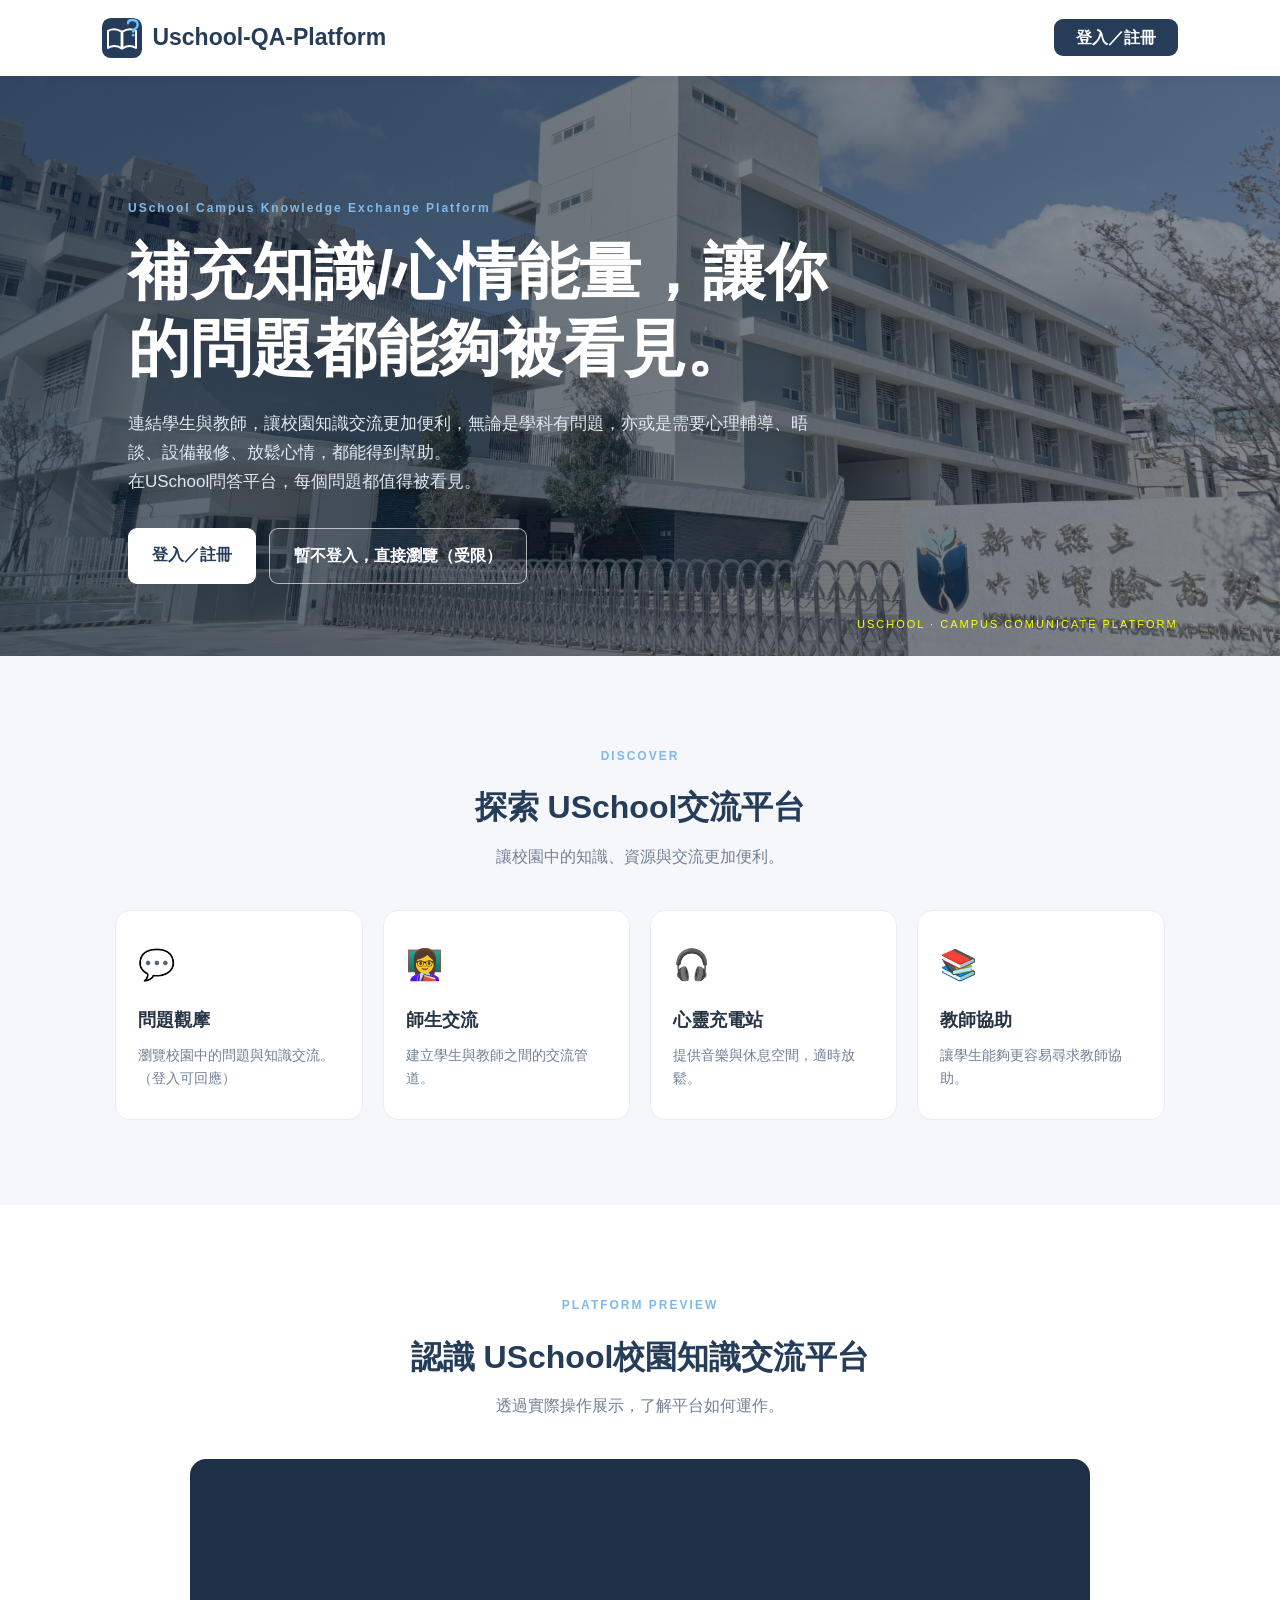
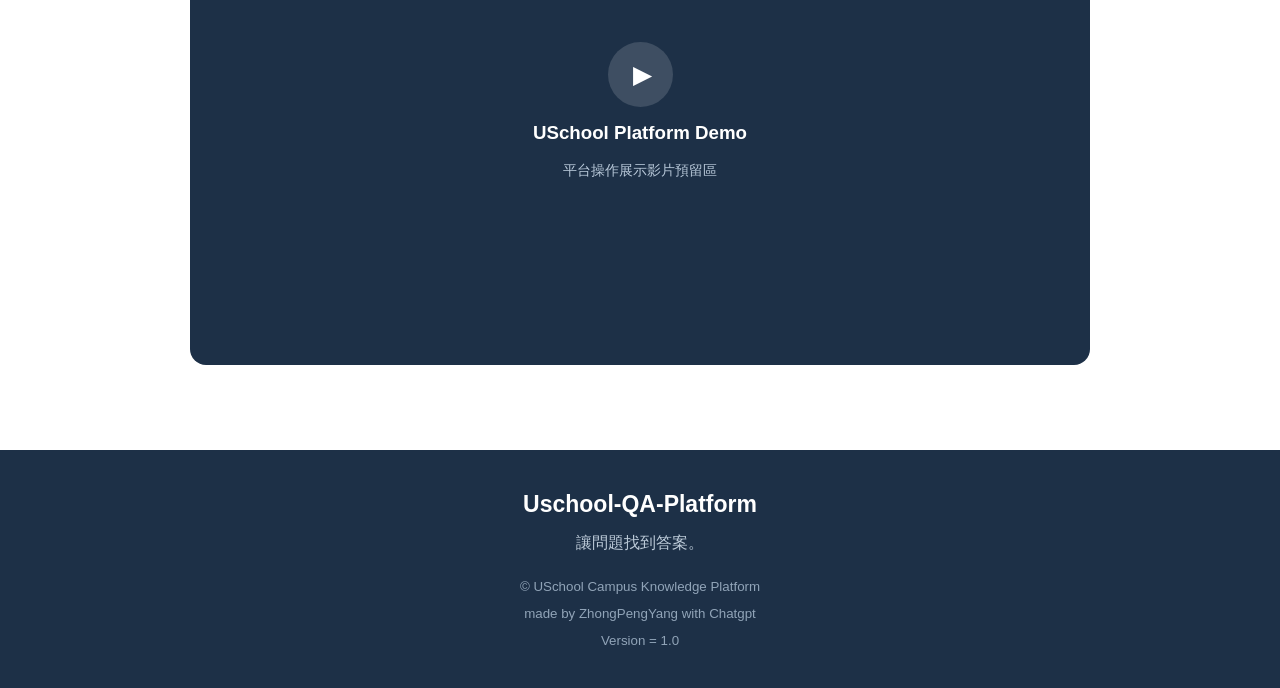
<file: index.html>
<!DOCTYPE html>
<html lang="zh-Hant">
<head>
    <meta charset="UTF-8">
    <meta name="viewport" content="width=device-width, initial-scale=1.0">
    <title>Uschool 校園知識交流平台｜Uschool-QA-Platform</title>
    <link rel="stylesheet" href="./style.css">
    <link rel="icon" type="image/svg+xml"
      href="./assets/images/icons/uschool-qa.svg">
</head>

<body>

    <header class="navbar">
        <a href="./index.html" class="logo">
            <img
                class="logo-icon"
                src="./assets/images/icons/uschool-qa.svg"
                alt="Uschool 校園知識交流平台"
            >
            
            <!-- <span class="logo-icon">📚</span> -->
             <!-- <link class="logo-icon""
            href="./assets/images/icons/uschool-qa.svg"> -->
            <span>Uschool-QA-Platform</span>
        </a>

        <div class="nav-actions">
            <a href="./login/index.html" class="nav-login">
                登入／註冊
            </a>
        </div>
    </header>

    <main>

        <!-- 首頁主視覺 -->
        <section class="hero">

            <div class="hero-content">
                <span class="eyebrow">USchool Campus Knowledge Exchange Platform</span>

                <h1>補充知識/心情能量，讓你的問題都能夠被看見。</h1>

                <p>
                    連結學生與教師，讓校園知識交流更加便利，無論是學科有問題，亦或是需要心理輔導、晤談、設備報修、放鬆心情，都能得到幫助。
                    <br>
                    在USchool問答平台，每個問題都值得被看見。
                </p>

                <div class="hero-buttons">
                    <a href="./login/index.html" class="btn btn-primary">
                        登入／註冊
                    </a>

                    <a href="./guest/index.html" class="btn btn-outline">
                        暫不登入，直接瀏覽（受限）
                    </a>
                </div>
            </div>

            <div class="hero-bottom">
                USCHOOL · CAMPUS COMUNICATE PLATFORM
            </div>

        </section>


        <!-- 主要功能 -->
        <section class="features section-container">

            <div class="section-heading">
                <span class="eyebrow">DISCOVER</span>
                <h2>探索 USchool交流平台</h2>
                <p>讓校園中的知識、資源與交流更加便利。</p>
            </div>

            <div class="feature-grid">

                <article class="feature-card">
                    <div class="feature-icon">💬</div>
                    <h3>問題觀摩</h3>
                    <p>瀏覽校園中的問題與知識交流。（登入可回應）</p>
                </article>

                <article class="feature-card">
                    <div class="feature-icon">👩‍🏫</div>
                    <h3>師生交流</h3>
                    <p>建立學生與教師之間的交流管道。</p>
                </article>

                <article class="feature-card">
                    <div class="feature-icon">🎧</div>
                    <h3>心靈充電站</h3>
                    <p>提供音樂與休息空間，適時放鬆。</p>
                </article>

                <article class="feature-card">
                    <div class="feature-icon">📚</div>
                    <h3>教師協助</h3>
                    <p>讓學生能夠更容易尋求教師協助。</p>
                </article>

            </div>

        </section>


        <!-- 平台 Demo -->
        <section class="demo-section">

            <div class="section-heading">
                <span class="eyebrow">PLATFORM PREVIEW</span>
                <h2>認識 USchool校園知識交流平台</h2>
                <p>透過實際操作展示，了解平台如何運作。</p>
            </div>

            <div class="demo-container">

                <!-- 未來將影片嵌入此區域 -->
                <div class="demo-placeholder">
                    <div class="play-icon">▶</div>
                    <h3>USchool Platform Demo</h3>
                    <p>平台操作展示影片預留區</p>
                </div>
                <!-- 到時候放置DEMO ,上面註解掉-->
                <!-- <video controls width="100%" poster="./assets/images/demo-cover.jpg">
                    <source src="./assets/videos/uschool-demo.mp4" type="video/mp4">
                    您的瀏覽器不支援影片播放。
                </video> -->

            </div>

        </section>

    </main>


    <footer>
        <div class="footer-logo">Uschool-QA-Platform</div>
        <p>讓問題找到答案。</p>
        <small>© USchool Campus Knowledge Platform</small>
        <br>
        <small>made by ZhongPengYang with Chatgpt</small>
        <br>
        <small>Version = 1.0</small>
    </footer>


    <script src="./script.js"></script>

</body>
</html>
</file>
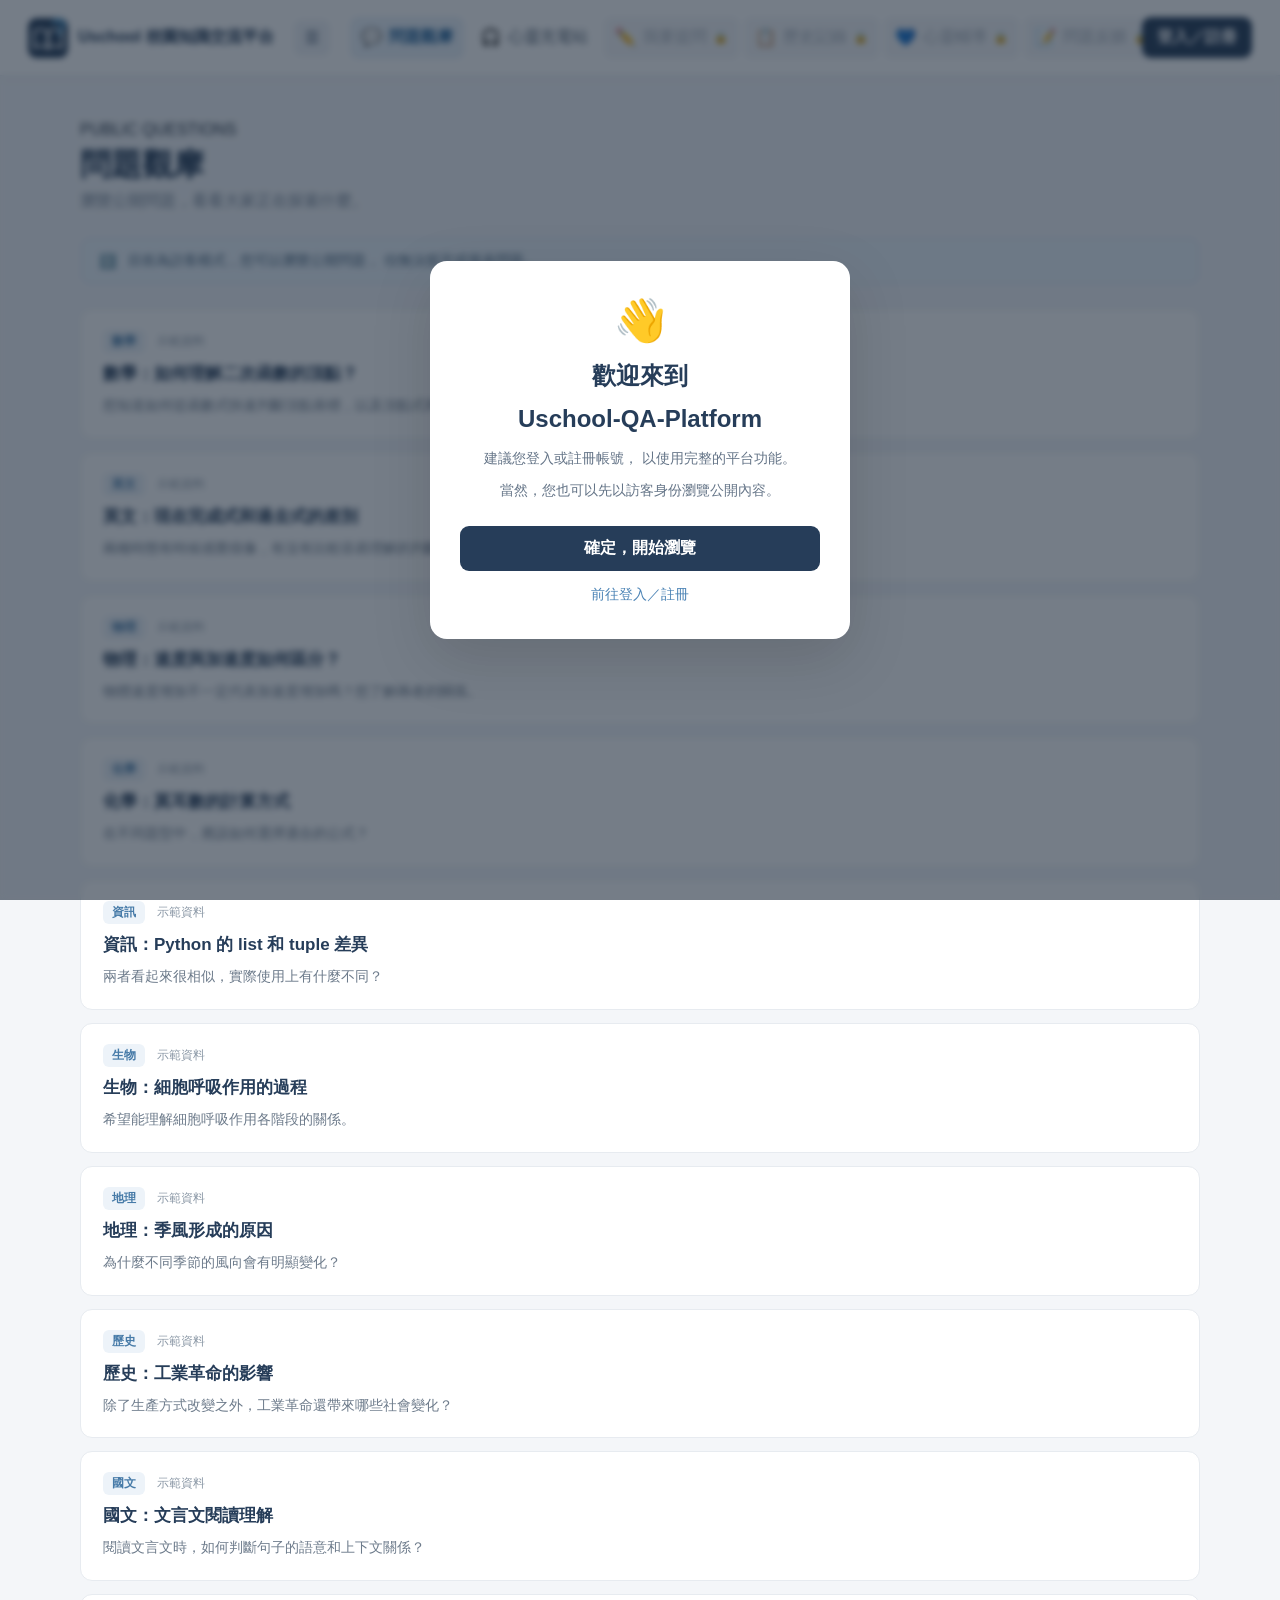
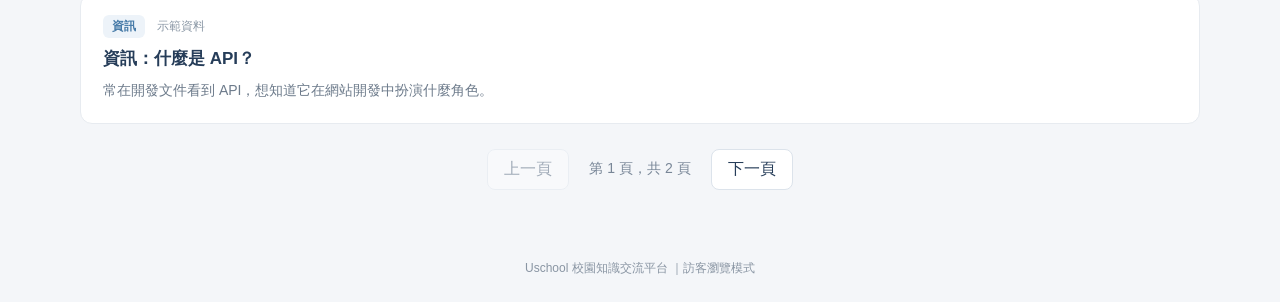
<file: guest/index.html>
<!DOCTYPE html>
<html lang="zh-Hant">
<head>
    <meta charset="UTF-8">
    <meta name="viewport" content="width=device-width, initial-scale=1.0">

    <title>訪客瀏覽｜Uschool 校園知識交流平台</title>

    <link rel="icon" type="image/svg+xml"
          href="../assets/images/icons/uschool-qa.svg">

    <link rel="stylesheet" href="./style.css">
</head>

<body>


    <!-- 上方導覽列 -->
    <header class="topbar" id="topbar">

        <a href="../index.html" class="topbar-brand">
            <img src="../assets/images/icons/uschool-qa.svg"
                alt="Uschool 平台圖標">
            <span class="topbar-brand-name">
                Uschool 校園知識交流平台
            </span>
        </a>

        <button id="navToggle" class="nav-toggle"
                type="button" title="收合／展開導覽列">
            <span>☰</span>
        </button>

        <nav class="top-nav">

            <button class="nav-item active" data-section="questions"
                    type="button">
                <span class="nav-icon">💬</span>
                <span class="nav-label">問題觀摩</span>
            </button>

            <button class="nav-item" data-section="music"
                    type="button">
                <span class="nav-icon">🎧</span>
                <span class="nav-label">心靈充電站</span>
            </button>

            <button class="nav-item locked" data-locked="true"
                    type="button">
                <span class="nav-icon">✏️</span>
                <span class="nav-label">我要提問</span>
                <span class="lock-icon">🔒</span>
            </button>

            <button class="nav-item locked" data-locked="true"
                    type="button">
                <span class="nav-icon">📋</span>
                <span class="nav-label">歷史記錄</span>
                <span class="lock-icon">🔒</span>
            </button>

            <button class="nav-item locked" data-locked="true"
                    type="button">
                <span class="nav-icon">💙</span>
                <span class="nav-label">心靈輔導</span>
                <span class="lock-icon">🔒</span>
            </button>

            <button class="nav-item locked" data-locked="true"
                    type="button">
                <span class="nav-icon">📝</span>
                <span class="nav-label">問題反饋</span>
                <span class="lock-icon">🔒</span>
            </button>

        </nav>

        <a href="../login/index.html" class="login-button">
            登入／註冊
        </a>

    </header>

    <!-- 側邊導覽列 -->
    <!-- <aside class="sidebar" id="sidebar">

        <div class="sidebar-brand">
            <img src="../assets/images/icons/uschool-qa.svg"
                 alt="平台圖標">
            <span class="brand-name">Uschool QA</span>
        </div>

        <button id="sidebarToggle" class="sidebar-toggle"
                type="button" title="收合／展開導覽列">
            ☰
        </button>

        <div class="sidebar-divider"></div>

        <nav class="sidebar-nav">

            <button class="nav-item active" data-section="questions">
                <span class="nav-icon">💬</span>
                <span class="nav-label">問題觀摩</span>
            </button>

            <button class="nav-item" data-section="music">
                <span class="nav-icon">🎧</span>
                <span class="nav-label">心靈充電站</span>
            </button>

            <div class="sidebar-divider"></div>

            <button class="nav-item locked" data-locked="true">
                <span class="nav-icon">✏️</span>
                <span class="nav-label">我的提問</span>
                <span class="lock-icon">🔒</span>
            </button>

            <button class="nav-item locked" data-locked="true">
                <span class="nav-icon">📋</span>
                <span class="nav-label">歷史記錄</span>
                <span class="lock-icon">🔒</span>
            </button>

            <button class="nav-item locked" data-locked="true">
                <span class="nav-icon">💙</span>
                <span class="nav-label">心靈輔導</span>
                <span class="lock-icon">🔒</span>
            </button>

            <button class="nav-item locked" data-locked="true">
                <span class="nav-icon">📝</span>
                <span class="nav-label">問題反饋</span>
                <span class="lock-icon">🔒</span>
            </button>

        </nav>

        <div class="sidebar-bottom">
            <span class="visitor-status"></span>
            <span class="brand-name">訪客模式</span>
        </div>

        <!-- 拖曳調整寬度 -->
        <!-- <div class="resize-handle" id="resizeHandle"></div>

    </aside> --> 


    <!-- 主內容 -->
    <main class="main-content" id="mainContent">

        <!-- <header class="topbar">
            <div>
                <span class="page-subtitle">USCHOOL CAMPUS PLATFORM</span>
                <h2>校園知識交流平台</h2>
            </div>

            <a href="../login/index.html" class="login-button">
                登入／註冊
            </a>
        </header> -->


        <!-- 問題觀摩 -->
        <section class="content-section" id="questionsSection">

            <div class="welcome-heading">
                <div>
                    <span class="section-tag">PUBLIC QUESTIONS</span>
                    <h1>問題觀摩</h1>
                    <p>瀏覽公開問題，看看大家正在探索什麼。</p>
                </div>
            </div>

            <div class="visitor-notice">
                <span>ℹ️</span>
                <p>
                    目前為訪客模式，您可以瀏覽公開問題，
                    但無法留言或發表問題。
                </p>
            </div>

            <div class="question-list" id="questionList">
                <!-- 由 JavaScript 產生問題卡片 -->
            </div>

            <div class="pagination" id="pagination">
                <button id="prevPage" type="button">上一頁</button>
                <span id="pageInfo">第 1 頁</span>
                <button id="nextPage" type="button">下一頁</button>
            </div>

        </section>


        <!-- 心靈充電站 -->
        <section class="content-section hidden" id="musicSection">

            <div class="welcome-heading">
                <div>
                    <span class="section-tag">MUSIC & RELAX</span>
                    <h1>心靈充電站</h1>
                    <p>暫時放下手邊的事情，給自己一點休息時間。</p>
                </div>
            </div>

            <div class="music-card">

                <div class="music-icon">🎧</div>

                <h2>讓音樂陪你充電</h2>

                <p>
                    在這裡聽聽音樂，稍作休息，
                    再帶著新的精神繼續前進。
                </p>

                <!-- Spotify 歌單預留位置 -->
                <div class="spotify-placeholder">
                    <!-- <p>Spotify 歌單播放區</p>
                    <span>未來在此嵌入 Spotify Playlist</span> -->
                    <iframe data-testid="embed-iframe" style="border-radius:12px" src="https://open.spotify.com/embed/playlist/3KtBcvOMjj1LVvDYx0u56k?utm_source=generator&si=84b3f3a19e244c7e" width="100%" height="352" frameBorder="0" allowfullscreen="" allow="autoplay; clipboard-write; encrypted-media; fullscreen; picture-in-picture" loading="lazy"></iframe>
                </div>

            </div>

        </section>

        <footer class="page-footer">
            Uschool 校園知識交流平台
            <span>｜訪客瀏覽模式</span>
        </footer>

    </main>


    <!-- 初次進入提示 -->
    <div class="modal-overlay" id="welcomeModal">

        <div class="modal">

            <div class="modal-icon">👋</div>

            <h2>歡迎來到</h2>
            <h2>Uschool-QA-Platform</h2>

            <p>
                建議您登入或註冊帳號，
                以使用完整的平台功能。
            </p>

            <p class="modal-secondary">
                當然，您也可以先以訪客身份瀏覽公開內容。
            </p>

            <button id="welcomeConfirm" class="modal-primary"
                    type="button">
                確定，開始瀏覽
            </button>

            <a href="../login/index.html" class="modal-link">
                前往登入／註冊
            </a>

        </div>

    </div>


    <!-- 受限功能提示 -->
    <div class="modal-overlay hidden" id="loginModal">

        <div class="modal">

            <div class="modal-icon">🔒</div>

            <h2>此功能需要登入</h2>

            <p>
                登入或註冊帳號後，
                即可使用完整的平台服務。
            </p>

            <a href="../login/index.html"
               class="modal-primary modal-link-button">
                登入／註冊
            </a>

            <button id="loginModalClose" class="modal-secondary-button"
                    type="button">
                暫時不用
            </button>

        </div>

    </div>


    <script src="./script.js"></script>

</body>
</html>
</file>
<file: style.css>
/* ===== 基本設定 ===== */

:root {
    --primary: #263d59;
    --primary-light: #365879;
    --accent: #4b91d1;
    --background: #f5f7fa;
    --text: #263445;
    --muted: #718096;

    /* 學校校門照片：找到照片後修改這裡 */
    --school-image: url('assets/images/school gate.png');
    /* 別忘記url要使用引號包起來，是子串 */
}

* {
    box-sizing: border-box;
    margin: 0;
    padding: 0;
}

body {
    font-family: "Segoe UI", "Microsoft JhengHei", sans-serif;
    color: var(--text);
    background: var(--background);
    line-height: 1.7;
}

a {
    text-decoration: none;
    color: inherit;
}


/* ===== 導覽列 ===== */

.navbar {
    height: 76px;
    padding: 0 8%;
    display: flex;
    justify-content: space-between;
    align-items: center;
    background: white;
    box-shadow: 0 2px 15px #0000000b;
    position: relative;
    z-index: 10;
}

.logo {
    display: flex;
    align-items: center;
    gap: 10px;
    font-size: 23px;
    font-weight: 750;
    color: var(--primary);
}

.logo-icon {
    width: 40px;
    height: 40px;
    object-fit: contain;
    flex-shrink: 0;
}

.nav-login {
    padding: 10px 22px;
    border-radius: 9px;
    background: var(--primary);
    color: white;
    font-weight: 600;
    transition: 0.2s;
}

.nav-login:hover {
    background: var(--primary-light);
    transform: translateY(-2px);
}


/* ===== 首頁主視覺 ===== */

.hero {
    min-height: 580px;
    padding: 100px 10% 55px;
    position: relative;
    overflow: hidden;

    background-color: #27405f;
    background-image:
        linear-gradient(
            90deg,
            rgba(20, 39, 61, 0.60),
            rgba(20, 39, 61, 0.27)
        ),
        var(--school-image);
    /* background-image: url('assets/images/school gate.png'); */

    background-size: cover;
    background-position: center;
    color: white;

    display: flex;
    flex-direction: column;
    justify-content: center;
}

.hero-content {
    max-width: 700px;
    position: relative;
    z-index: 1;
}

.eyebrow {
    display: inline-block;
    color: #80b9e9;
    font-size: 12px;
    font-weight: 750;
    letter-spacing: 2px;
    margin-bottom: 14px;
}

.hero h1 {
    font-size: clamp(38px, 6vw, 62px);
    line-height: 1.25;
    margin-bottom: 22px;
}

.hero p {
    font-size: 17px;
    color: #e0e9f2;
    margin-bottom: 32px;
}

.hero-buttons {
    display: flex;
    flex-wrap: wrap;
    gap: 13px;
}

.btn {
    padding: 13px 24px;
    border-radius: 9px;
    font-weight: 650;
    transition: 0.2s;
}

.btn:hover {
    transform: translateY(-3px);
}

.btn-primary {
    background: white;
    color: var(--primary);
}

.btn-outline {
    border: 1px solid #ffffffa0;
    color: white;
    background: #ffffff12;
}

.hero-bottom {
    position: absolute;
    bottom: 22px;
    right: 8%;
    color: #fbff00;
    font-size: 11px;
    letter-spacing: 2px;
}


/* ===== 功能介紹 ===== */

.section-container,
.demo-section {
    padding: 85px 9%;
}

.section-heading {
    text-align: center;
    margin-bottom: 40px;
}

.section-heading h2 {
    font-size: 32px;
    color: var(--primary);
    margin-bottom: 8px;
}

.section-heading p {
    color: var(--muted);
}

.feature-grid {
    display: grid;
    grid-template-columns: repeat(4, minmax(0, 1fr));
    gap: 20px;
}

.feature-card {
    padding: 28px 22px;
    background: white;
    border-radius: 15px;
    border: 1px solid #e9edf2;
    transition: 0.25s;
}

.feature-card:hover {
    transform: translateY(-5px);
    box-shadow: 0 12px 30px #1c355010;
}

.feature-icon {
    font-size: 30px;
    margin-bottom: 15px;
}

.feature-card h3 {
    font-size: 18px;
    margin-bottom: 8px;
}

.feature-card p {
    font-size: 14px;
    color: var(--muted);
}


/* ===== Demo 影片 ===== */

.demo-section {
    background: white;
}

.demo-container {
    max-width: 900px;
    margin: auto;
}

.demo-placeholder {
    aspect-ratio: 16 / 9;
    border-radius: 16px;
    background: #1d3047;
    color: white;

    display: flex;
    flex-direction: column;
    justify-content: center;
    align-items: center;
    gap: 10px;
}

.demo-placeholder p {
    color: #b8c8d9;
    font-size: 14px;
}

.play-icon {
    width: 65px;
    height: 65px;
    display: grid;
    place-items: center;
    padding-left: 5px;
    border-radius: 50%;
    background: #ffffff25;
    font-size: 25px;
}


/* ===== 頁尾 ===== */

footer {
    background: #1d3047;
    color: white;
    text-align: center;
    padding: 35px 15px;
}

.footer-logo {
    font-size: 23px;
    font-weight: 750;
}

footer p {
    color: #bdcbd9;
    margin: 5px 0 15px;
}

footer small {
    color: #91a4b8;
}


/* ===== RWD ===== */

@media (max-width: 900px) {
    .feature-grid {
        grid-template-columns: repeat(2, minmax(0, 1fr));
    }

    .hero {
        min-height: 520px;
    }
}

@media (max-width: 550px) {
    .navbar {
        height: 65px;
        padding: 0 5%;
    }

    .logo {
        font-size: 20px;
    }

    .nav-login {
        padding: 8px 13px;
        font-size: 13px;
    }

    .hero {
        min-height: 520px;
        padding: 75px 7%;
    }

    .hero p {
        font-size: 15px;
    }

    .hero-buttons {
        flex-direction: column;
    }

    .btn {
        text-align: center;
    }

    .section-container,
    .demo-section {
        padding: 60px 6%;
    }

    .feature-grid {
        grid-template-columns: 1fr;
    }

    .section-heading h2 {
        font-size: 27px;
    }
}
</file>
<file: guest/style.css>
:root {
    --primary: #263d59;
    --primary-light: #365879;
    --accent: #4b91d1;
    --background: #f4f6f9;
    --text: #263445;
    --muted: #788697;
    --sidebar-width: 255px;
}

* {
    box-sizing: border-box;
    margin: 0;
    padding: 0;
}

body {
    font-family: "Segoe UI", "Microsoft JhengHei", sans-serif;
    color: var(--text);
    background: var(--background);
}

button, a {
    font: inherit;
}

button {
    cursor: pointer;
}

.hidden {
    display: none !important;
}


/* ===== 上方導覽列 ===== */

.topbar {
    min-height: 76px;
    padding: 10px 28px;
    background: white;
    border-bottom: 1px solid #e5eaf0;
    box-shadow: 0 2px 12px #00000008;

    display: flex;
    align-items: center;
    gap: 20px;

    position: sticky;
    top: 0;
    z-index: 20;

    transition: min-height 0.2s, padding 0.2s;
}

.topbar-brand {
    display: flex;
    align-items: center;
    gap: 10px;
    flex-shrink: 0;
    color: var(--primary);
    text-decoration: none;
    font-weight: 750;
}

.topbar-brand img {
    width: 40px;
    height: 40px;
}

.nav-toggle {
    width: 36px;
    height: 36px;
    border: 0;
    border-radius: 8px;
    background: #f0f3f7;
    color: var(--primary);
    flex-shrink: 0;
}

.nav-toggle:hover {
    background: #e5edf6;
}

.top-nav {
    display: flex;
    align-items: center;
    gap: 5px;
    flex: 1;
    min-width: 0;
}

.nav-item {
    min-height: 42px;
    padding: 8px 11px;
    display: flex;
    align-items: center;
    gap: 7px;

    border: 0;
    border-radius: 8px;
    background: transparent;
    color: #536273;
    white-space: nowrap;
}

.nav-item:hover {
    background: #f0f4f8;
}

.nav-item.active {
    background: #eaf2fa;
    color: #24649b;
    font-weight: 650;
}

.nav-icon {
    font-size: 17px;
    flex-shrink: 0;
}

.locked {
    color: #a7afb9;
    background: #f5f6f8;
}

.lock-icon {
    font-size: 11px;
}

.login-button {
    padding: 10px 15px;
    border-radius: 9px;
    background: var(--primary);
    color: white;
    text-decoration: none;
    font-weight: 650;
    white-space: nowrap;
    flex-shrink: 0;
}

.login-button:hover {
    background: var(--primary-light);
}

/* 收合模式：保留圖標，隱藏文字 */

.topbar.compact {
    min-height: 58px;
    padding-top: 7px;
    padding-bottom: 7px;
}

.topbar.compact .topbar-brand-name,
.topbar.compact .nav-label,
.topbar.compact .lock-icon {
    display: none;
}

.topbar.compact .top-nav {
    justify-content: center;
}

.topbar.compact .nav-item {
    justify-content: center;
    width: 43px;
    padding: 8px;
}

.topbar.compact .topbar-brand img {
    width: 34px;
    height: 34px;
}

/* 主內容不再預留側邊欄空間 */

.main-content {
    width: 100%;
    min-height: calc(100vh - 76px);
    margin: 0;
}



/* ===== 頁面內容 ===== */

.content-section {
    max-width: 1200px;
    margin: auto;
    padding: 45px 40px;
}

.welcome-heading {
    margin-bottom: 25px;
}

.welcome-heading h1 {
    color: var(--primary);
    font-size: 31px;
    margin: 5px 0;
}

.welcome-heading p {
    color: var(--muted);
}

.visitor-notice {
    display: flex;
    align-items: center;
    gap: 12px;
    padding: 14px 18px;
    margin-bottom: 24px;
    border: 1px solid #dce8f2;
    background: #edf5fc;
    border-radius: 10px;
    color: #49657e;
    font-size: 14px;
}


/* ===== 問題卡片 ===== */

.question-list {
    display: grid;
    gap: 13px;
}

.question-card {
    background: white;
    border: 1px solid #e7ebf0;
    border-radius: 12px;
    padding: 20px 22px;
}

.question-card h3 {
    color: var(--primary);
    font-size: 17px;
    margin: 9px 0;
}

.question-card p {
    color: #6d7b8b;
    font-size: 14px;
    line-height: 1.7;
}

.question-meta {
    display: flex;
    flex-wrap: wrap;
    align-items: center;
    gap: 12px;
    color: #8b98a6;
    font-size: 12px;
}

.question-category {
    display: inline-block;
    padding: 3px 9px;
    border-radius: 6px;
    background: #edf3f9;
    color: #477ba8;
    font-weight: 650;
}


/* ===== 分頁 ===== */

.pagination {
    margin-top: 25px;
    display: flex;
    justify-content: center;
    align-items: center;
    gap: 20px;
}

.pagination button {
    border: 1px solid #dce3eb;
    background: white;
    color: var(--primary);
    padding: 9px 16px;
    border-radius: 8px;
}

.pagination button:disabled {
    opacity: 0.4;
    cursor: not-allowed;
}

#pageInfo {
    font-size: 14px;
    color: var(--muted);
}


/* ===== 心靈充電站 ===== */

.music-card {
    padding: 35px;
    background: white;
    border: 1px solid #e7ebf0;
    border-radius: 15px;
    text-align: center;
}

.music-icon {
    font-size: 48px;
    margin-bottom: 15px;
}

.music-card h2 {
    color: var(--primary);
    margin-bottom: 10px;
}

.music-card > p {
    color: var(--muted);
    margin-bottom: 25px;
}

.spotify-placeholder {
    max-width: 650px;
    min-height: 180px;
    margin: auto;
    padding: 30px;
    border-radius: 12px;
    background: #172a20;
    color: white;

    display: flex;
    flex-direction: column;
    justify-content: center;
    gap: 8px;
}

.spotify-placeholder span {
    color: #b5c6bc;
    font-size: 13px;
}


/* ===== 頁尾 ===== */

.page-footer {
    padding: 25px;
    text-align: center;
    color: #8995a3;
    font-size: 12px;
}


/* ===== 彈窗 ===== */

.modal-overlay {
    position: fixed;
    inset: 0;
    z-index: 100;

    display: flex;
    justify-content: center;
    align-items: center;

    padding: 20px;
    background: rgba(18, 32, 49, 0.58);
    backdrop-filter: blur(3px);
}

.modal {
    width: 100%;
    max-width: 420px;
    padding: 35px 30px;

    background: white;
    border-radius: 17px;
    box-shadow: 0 20px 60px #00000025;
    text-align: center;
}

.modal-icon {
    font-size: 42px;
    margin-bottom: 15px;
}

.modal h2 {
    color: var(--primary);
    margin-bottom: 13px;
}

.modal p {
    color: #647487;
    font-size: 14px;
    line-height: 1.8;
}

.modal-secondary {
    margin-top: 7px;
}

.modal-primary {
    display: block;
    width: 100%;
    margin-top: 23px;
    padding: 12px;
    border: 0;
    border-radius: 9px;
    background: var(--primary);
    color: white;
    font-weight: 650;
    text-decoration: none;
}

.modal-primary:hover {
    background: var(--primary-light);
}

.modal-link {
    display: block;
    margin-top: 15px;
    color: #4b83b5;
    font-size: 14px;
    text-decoration: none;
}

.modal-link-button {
    text-align: center;
}

.modal-secondary-button {
    margin-top: 15px;
    border: 0;
    background: transparent;
    color: #7a8795;
    padding: 8px 15px;
}


/* ===== 手機版 ===== */

@media (max-width: 950px) {
    .topbar {
        /* gap: 13px; */
        padding-left: 14px;
        padding-right: 5px;
    }

    .topbar-brand-name {
        display: none;
    }

    .nav-item {
        padding: 8px;
    }

    .nav-label,
    .lock-icon {
        display: none;
    }

    .nav-item {
        width: 42px;
        justify-content: center;
    }
}

@media (max-width: 550px) {
    .topbar {
        min-height: 64px;
        gap: 7px;
        padding: 8px;
    }

    .topbar-brand img {
        width: 34px;
        height: 34px;
    }

    .top-nav {
        gap: 2px;
    }

    .nav-item {
        width: 35px;
        min-height: 38px;
        padding: 5px;
    }

    .nav-icon {
        font-size: 16px;
    }

    .login-button {
        padding: 8px 10px;
        font-size: 12px;
    }

    .content-section {
        padding: 25px 13px;
    }
}


/* @media (max-width: 700px) {

    .sidebar {
        width: 76px;
    }

    .sidebar .brand-name,
    .sidebar .nav-label,
    .sidebar .lock-icon,
    .sidebar .sidebar-bottom .brand-name {
        display: none;
    }

    .sidebar .sidebar-brand {
        justify-content: center;
        padding: 0;
    }

    .sidebar .nav-item {
        justify-content: center;
        padding: 0;
    }

    .sidebar .sidebar-bottom {
        justify-content: center;
        padding: 18px 0;
    }

    .resize-handle {
        display: none;
    }

    .main-content,
    .sidebar.collapsed ~ .main-content {
        margin-left: 76px;
    }

    .topbar {
        padding: 0 15px;
        height: 75px;
    }

    .topbar h2 {
        font-size: 14px;
    }

    .login-button {
        padding: 8px 11px;
        font-size: 12px;
    }

    .content-section {
        padding: 30px 15px;
    }

    .welcome-heading h1 {
        font-size: 26px;
    }

    .question-card {
        padding: 16px;
    }

    .music-card {
        padding: 23px 15px;
    }
} */



/* ===== 側邊欄 ===== */
/* 
.sidebar {
    width: var(--sidebar-width);
    min-width: 70px;
    height: 100vh;
    position: fixed;
    left: 0;
    top: 0;
    z-index: 20;

    background: #ffffff;
    border-right: 1px solid #e5eaf0;

    display: flex;
    flex-direction: column;

    transition: width 0.2s;
}

.sidebar.collapsed {
    width: 76px;
}

.sidebar-brand {
    height: 76px;
    padding: 0 20px;
    display: flex;
    align-items: center;
    gap: 12px;
    overflow: hidden;
    white-space: nowrap;
}

.sidebar-brand img {
    width: 39px;
    height: 39px;
    flex-shrink: 0;
}

.brand-name {
    font-weight: 750;
    color: var(--primary);
    white-space: nowrap;
}

.sidebar-toggle {
    margin: 0 17px 15px;
    width: 38px;
    height: 38px;
    border: 0;
    border-radius: 9px;
    background: #f0f3f7;
    color: var(--primary);
}

.sidebar-toggle:hover {
    background: #e5edf6;
}

.sidebar-divider {
    height: 1px;
    background: #e9edf2;
    margin: 8px 16px;
}

.sidebar-nav {
    padding: 8px 12px;
    display: flex;
    flex-direction: column;
    gap: 5px;
}

.nav-item {
    width: 100%;
    min-height: 47px;
    padding: 0 12px;

    display: flex;
    align-items: center;
    gap: 13px;

    border: 0;
    border-radius: 9px;
    background: transparent;
    color: #536273;
    text-align: left;
    white-space: nowrap;
    overflow: hidden;
}

.nav-item:hover {
    background: #f0f4f8;
}

.nav-item.active {
    background: #eaf2fa;
    color: #24649b;
    font-weight: 650;
}

.nav-icon {
    width: 26px;
    flex-shrink: 0;
    text-align: center;
    font-size: 19px;
}

.nav-label {
    flex: 1;
}

.locked {
    color: #a7afb9;
    background: #f5f6f8;
}

.locked:hover {
    background: #edf0f3;
}

.lock-icon {
    font-size: 12px;
}

.sidebar-bottom {
    margin-top: auto;
    padding: 18px 20px;
    display: flex;
    align-items: center;
    gap: 10px;
    color: #718096;
    font-size: 13px;
    white-space: nowrap;
    overflow: hidden;
}

.visitor-status {
    width: 9px;
    height: 9px;
    border-radius: 50%;
    background: #d6a34a;
    flex-shrink: 0;
}

.resize-handle {
    position: absolute;
    width: 5px;
    height: 100%;
    right: -2px;
    top: 0;
    cursor: col-resize;
}

.resize-handle:hover {
    background: #4b91d1;
}


/* 收合狀態 */

/* .sidebar.collapsed .brand-name,
.sidebar.collapsed .nav-label,
.sidebar.collapsed .lock-icon,
.sidebar.collapsed .sidebar-bottom .brand-name {
    display: none;
}

.sidebar.collapsed .sidebar-brand {
    justify-content: center;
    padding: 0;
}

.sidebar.collapsed .nav-item {
    justify-content: center;
    padding: 0;
}

.sidebar.collapsed .sidebar-bottom {
    justify-content: center;
    padding: 18px 0;
} */


/* ===== 主內容 ===== */
/* 
.main-content {
    margin-left: var(--sidebar-width);
    min-height: 100vh;
    transition: margin-left 0.2s;
}

.sidebar.collapsed ~ .main-content {
    margin-left: 76px;
}

.topbar {
    height: 85px;
    padding: 0 38px;
    background: white;
    border-bottom: 1px solid #e8edf2;

    display: flex;
    justify-content: space-between;
    align-items: center;
}

.page-subtitle,
.section-tag {
    color: #5593c7;
    font-size: 10px;
    font-weight: 750;
    letter-spacing: 1.6px;
}

.topbar h2 {
    font-size: 18px;
    color: var(--primary);
}

.login-button {
    padding: 10px 20px;
    border-radius: 9px;
    background: var(--primary);
    color: white;
    text-decoration: none;
    font-weight: 650;
}

.login-button:hover {
    background: var(--primary-light);
} */
</file>
